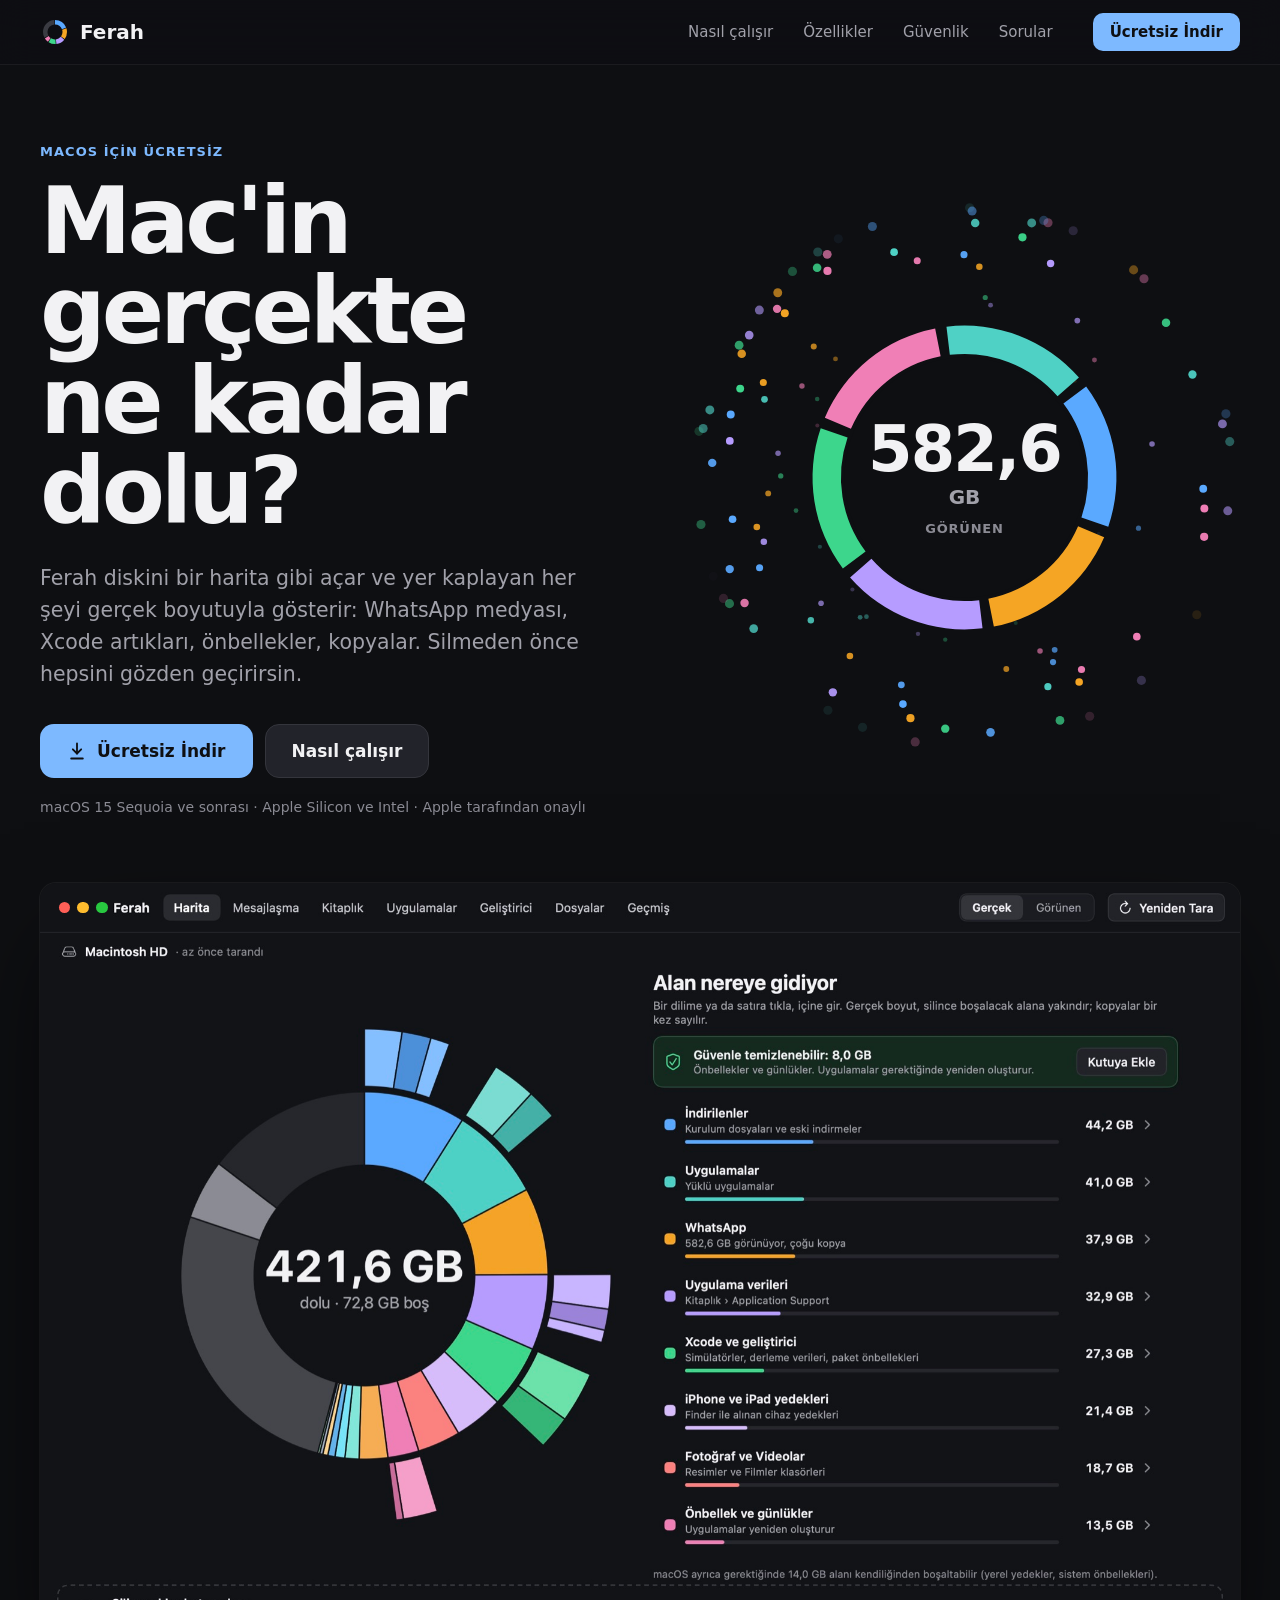
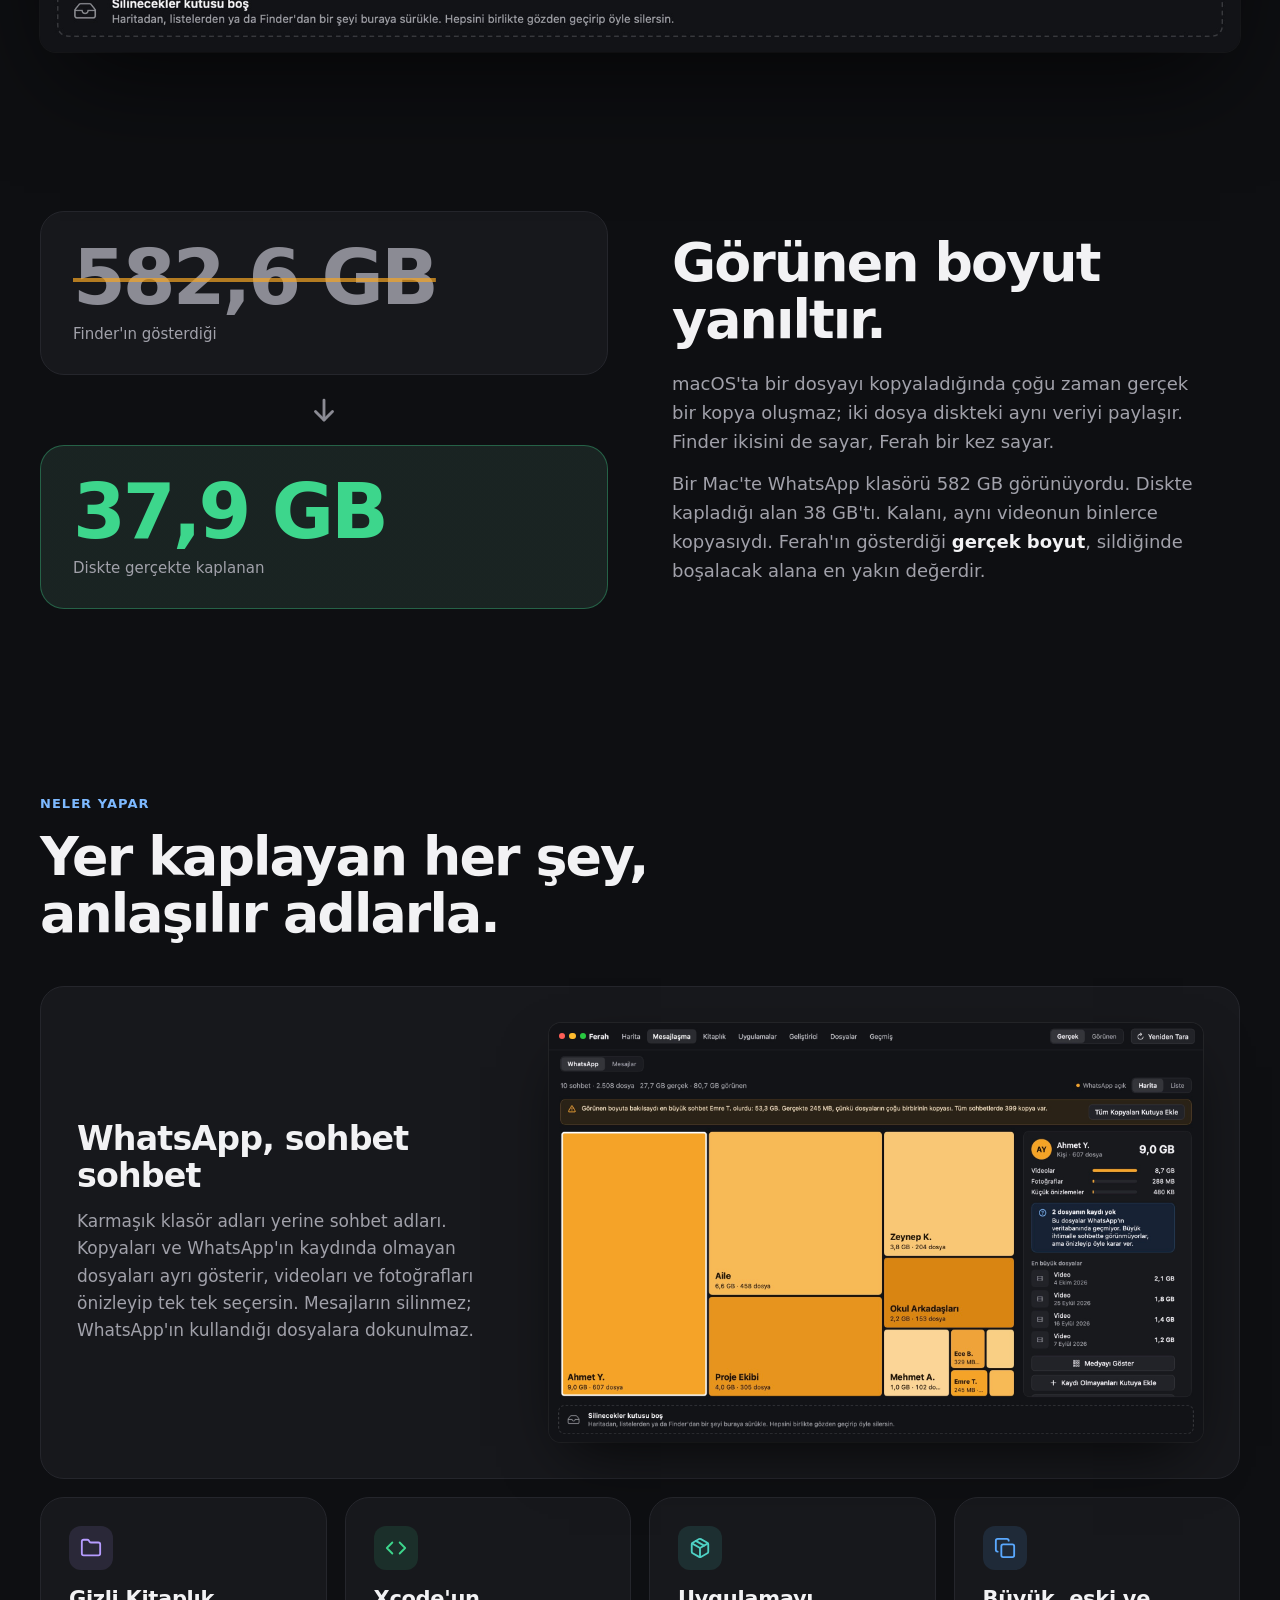
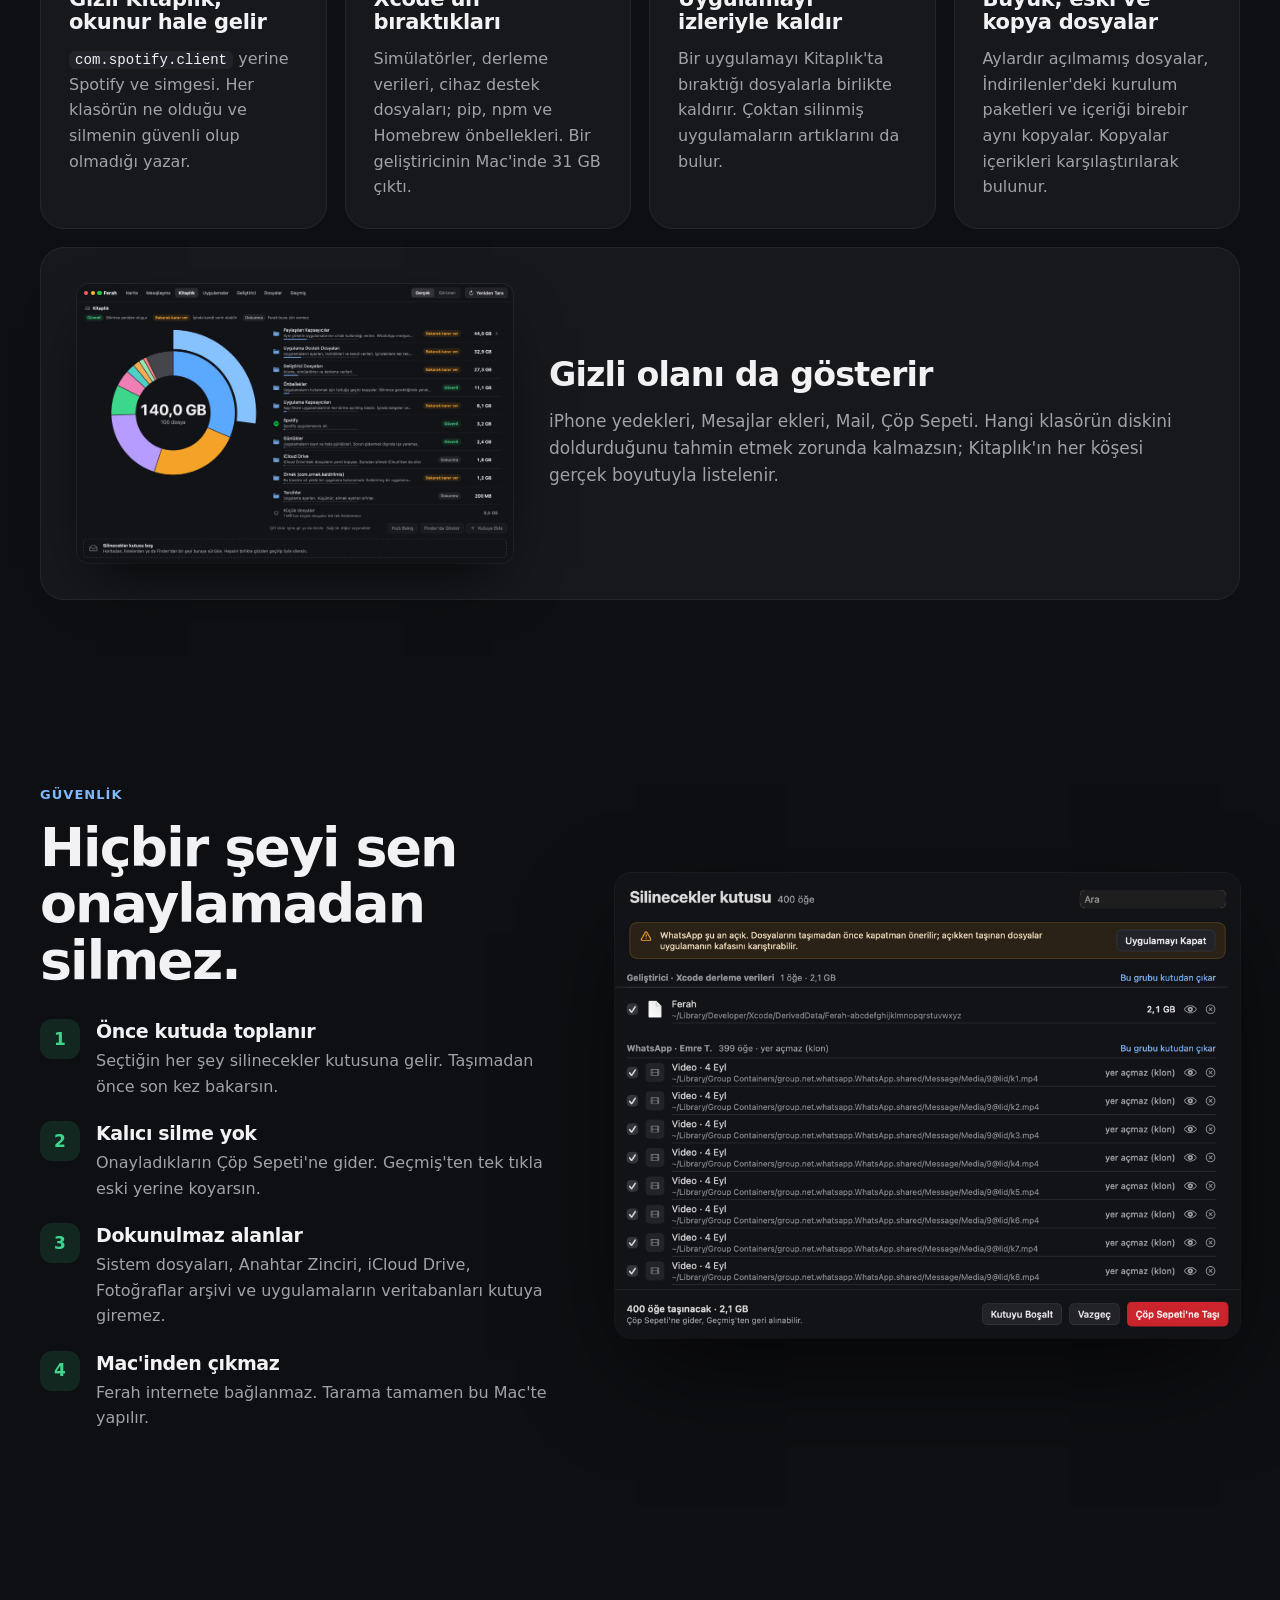
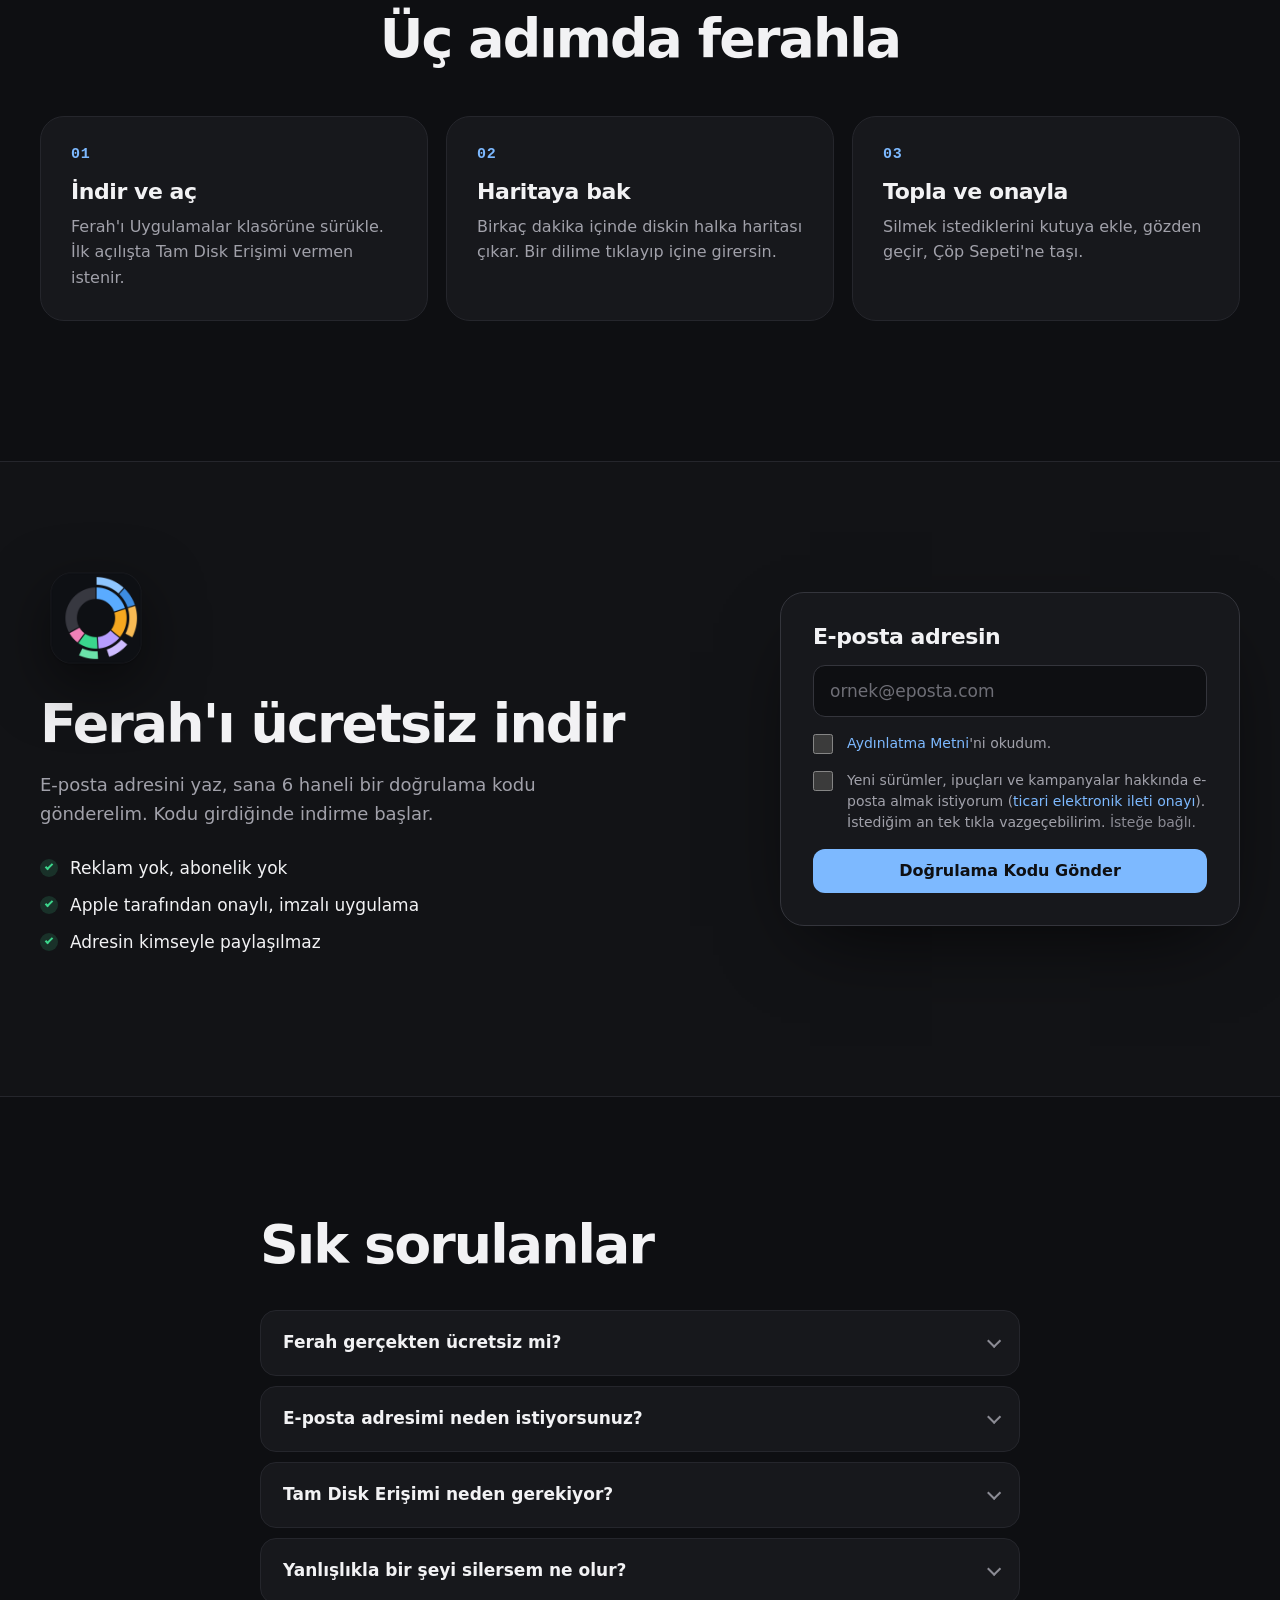
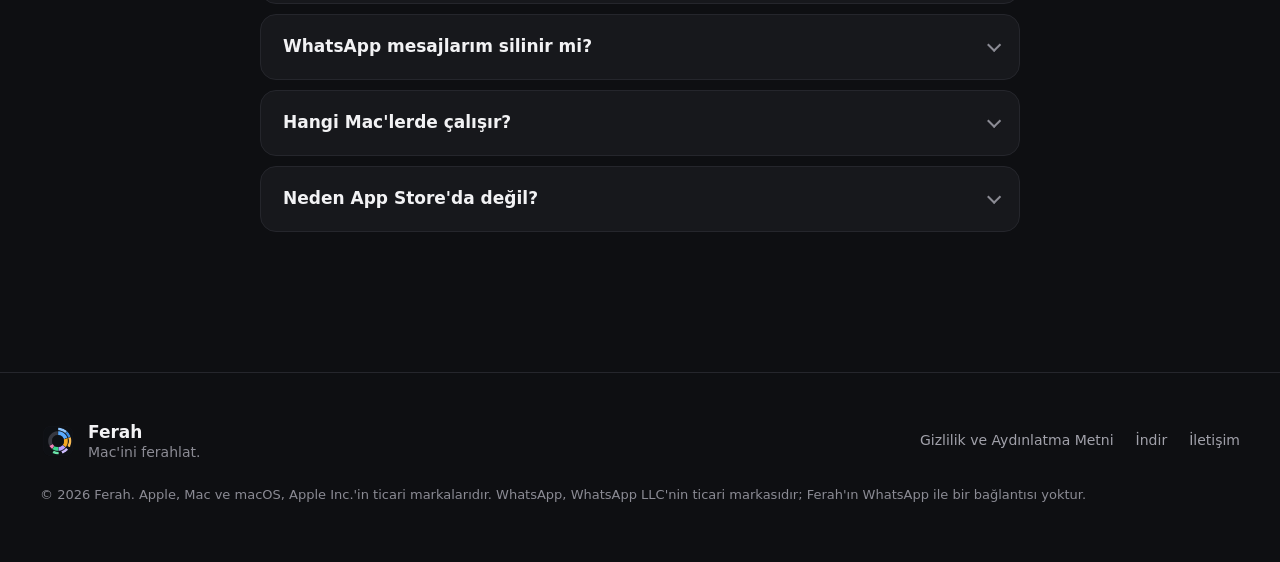
<file: index.html>
<!doctype html>
<html lang="tr">
<head>
<meta charset="utf-8">
<meta name="viewport" content="width=device-width, initial-scale=1">
<title>Ferah · Mac'in gerçekte ne kadar dolu?</title>
<meta name="description" content="Ferah, Mac'indeki yeri gerçek boyutlarla haritalayan ücretsiz temizleyici. WhatsApp medyası, Xcode artıkları, önbellekler ve kopyalar. Hiçbir şey sen onaylamadan silinmez.">
<meta name="theme-color" content="#0E0F12">
<meta property="og:title" content="Ferah · Mac'in gerçekte ne kadar dolu?">
<meta property="og:description" content="Diskini bir harita gibi aç, yer kaplayan her şeyi gerçek boyutuyla gör. Ücretsiz.">
<meta property="og:type" content="website">
<meta property="og:url" content="https://fefekocabas1-cell.github.io/ferah-site/">
<meta property="og:image" content="https://fefekocabas1-cell.github.io/ferah-site/gorseller/paylasim.jpg">
<meta name="twitter:card" content="summary_large_image">
<link rel="canonical" href="https://fefekocabas1-cell.github.io/ferah-site/">
<link rel="icon" type="image/png" href="gorseller/favicon.png">
<link rel="apple-touch-icon" href="gorseller/apple-touch-icon.png">
<link rel="stylesheet" href="stil.css">
<script>document.documentElement.classList.add("js")</script>
<script src="ayarlar.js"></script>
<script src="uygulama.js" defer></script>
</head>
<body>
<a class="atla" href="#icerik">İçeriğe geç</a>

<header class="ust">
  <div class="kap ust-kap">
    <a class="logo" href="#" aria-label="Ferah ana sayfa">
      <svg viewBox="0 0 40 40" aria-hidden="true" class="logo-halka">
        <g transform="rotate(-90 20 20)" fill="none" stroke-width="6">
          <circle cx="20" cy="20" r="13" pathLength="100" stroke="#5AA9FF" stroke-dasharray="19 81"/>
          <circle cx="20" cy="20" r="13" pathLength="100" stroke="#F5A524" stroke-dasharray="15 85" stroke-dashoffset="-20"/>
          <circle cx="20" cy="20" r="13" pathLength="100" stroke="#B69CFF" stroke-dasharray="12 88" stroke-dashoffset="-36"/>
          <circle cx="20" cy="20" r="13" pathLength="100" stroke="#3DD68C" stroke-dasharray="10 90" stroke-dashoffset="-49"/>
          <circle cx="20" cy="20" r="13" pathLength="100" stroke="#F07FB6" stroke-dasharray="6 94" stroke-dashoffset="-60"/>
          <circle cx="20" cy="20" r="13" pathLength="100" stroke="#3A3B42" stroke-dasharray="32 68" stroke-dashoffset="-67"/>
        </g>
      </svg>
      <span>Ferah</span>
    </a>
    <nav aria-label="Ana menü" class="menu">
      <a href="#nasil">Nasıl çalışır</a>
      <a href="#ozellikler">Özellikler</a>
      <a href="#guvenlik">Güvenlik</a>
      <a href="#sss">Sorular</a>
    </nav>
    <a class="dugme birincil kucuk" href="#indir">Ücretsiz İndir</a>
  </div>
</header>

<main id="icerik">

  <!-- Açılış -->
  <section class="acilis">
    <div class="kap acilis-kap">
      <div class="acilis-metin">
        <p class="ust-baslik">macOS için ücretsiz</p>
        <h1>Mac'in gerçekte ne&nbsp;kadar dolu?</h1>
        <p class="giris">Ferah diskini bir harita gibi açar ve yer kaplayan her şeyi gerçek boyutuyla gösterir: WhatsApp medyası, Xcode artıkları, önbellekler, kopyalar. Silmeden önce hepsini gözden geçirirsin.</p>
        <div class="eylemler">
          <a class="dugme birincil buyuk" href="#indir">
            <svg viewBox="0 0 24 24" aria-hidden="true" class="ikon"><path d="M12 3v12"/><path d="m7 10 5 5 5-5"/><path d="M5 21h14"/></svg>
            Ücretsiz İndir
          </a>
          <a class="dugme ikincil buyuk" href="#nasil">Nasıl çalışır</a>
        </div>
        <p class="kucuk-not"><span data-ayar="gereksinim">macOS 15 Sequoia ve sonrası</span> · Apple Silicon ve Intel · Apple tarafından onaylı</p>
      </div>
      <div class="acilis-gorsel" aria-hidden="true">
        <canvas id="akis"></canvas>
        <div class="sayac">
          <span class="sayac-deger" id="sayac-deger">582,6</span>
          <span class="sayac-birim">GB</span>
          <span class="sayac-etiket" id="sayac-etiket">görünen</span>
        </div>
      </div>
    </div>
  </section>

  <!-- Ana ekran görüntüsü -->
  <section class="vitrin" aria-label="Ferah'ın disk haritası">
    <div class="kap">
      <figure class="pencere" data-goster>
        <span class="isiklar" aria-hidden="true"><i></i><i></i><i></i></span>
        <img src="gorseller/01-harita.jpg" width="2000" height="1281"
             alt="Ferah'ın Harita ekranı: diskin halka şeklinde haritası ve sağda İndirilenler, Uygulamalar, WhatsApp gibi kategorilerin gerçek boyutları.">
      </figure>
    </div>
  </section>

  <!-- Gerçek boyut hikâyesi -->
  <section class="hikaye" id="nasil">
    <div class="kap hikaye-kap">
      <div class="rakamlar" data-goster>
        <div class="rakam eski">
          <span class="rakam-deger">582,6&nbsp;GB</span>
          <span class="rakam-etiket">Finder'ın gösterdiği</span>
        </div>
        <svg class="ok" viewBox="0 0 24 24" aria-hidden="true"><path d="M5 12h14"/><path d="m13 6 6 6-6 6"/></svg>
        <div class="rakam yeni">
          <span class="rakam-deger">37,9&nbsp;GB</span>
          <span class="rakam-etiket">Diskte gerçekte kaplanan</span>
        </div>
      </div>
      <div class="hikaye-metin" data-goster>
        <h2>Görünen boyut yanıltır.</h2>
        <p>macOS'ta bir dosyayı kopyaladığında çoğu zaman gerçek bir kopya oluşmaz; iki dosya diskteki aynı veriyi paylaşır. Finder ikisini de sayar, Ferah bir kez sayar.</p>
        <p>Bir Mac'te WhatsApp klasörü 582 GB görünüyordu. Diskte kapladığı alan 38 GB'tı. Kalanı, aynı videonun binlerce kopyasıydı. Ferah'ın gösterdiği <strong>gerçek boyut</strong>, sildiğinde boşalacak alana en yakın değerdir.</p>
      </div>
    </div>
  </section>

  <!-- Özellikler -->
  <section class="ozellikler" id="ozellikler">
    <div class="kap">
      <div class="bolum-basi" data-goster>
        <p class="ust-baslik">Neler yapar</p>
        <h2>Yer kaplayan her şey, anlaşılır adlarla.</h2>
      </div>

      <div class="izgara">
        <article class="kart genis" data-goster>
          <div class="kart-metin">
            <h3>WhatsApp, sohbet sohbet</h3>
            <p>Karmaşık klasör adları yerine sohbet adları. Kopyaları ve WhatsApp'ın kaydında olmayan dosyaları ayrı gösterir, videoları ve fotoğrafları önizleyip tek tek seçersin. Mesajların silinmez; WhatsApp'ın kullandığı dosyalara dokunulmaz.</p>
          </div>
          <figure class="pencere kucuk-pencere">
            <span class="isiklar" aria-hidden="true"><i></i><i></i><i></i></span>
            <img src="gorseller/03-whatsapp.jpg" width="2000" height="1281" loading="lazy"
                 alt="WhatsApp ekranı: sohbetler büyüklüklerine göre kutular halinde, sağda seçili sohbetin video, fotoğraf ve kopya bilgileri.">
          </figure>
        </article>

        <article class="kart" data-goster>
          <div class="kart-ikon mor"><svg viewBox="0 0 24 24" aria-hidden="true"><path d="M20 20a2 2 0 0 0 2-2V8a2 2 0 0 0-2-2h-7.9a2 2 0 0 1-1.69-.9L9.6 3.9A2 2 0 0 0 7.93 3H4a2 2 0 0 0-2 2v13a2 2 0 0 0 2 2Z"/></svg></div>
          <h3>Gizli Kitaplık, okunur hale gelir</h3>
          <p><code>com.spotify.client</code> yerine Spotify ve simgesi. Her klasörün ne olduğu ve silmenin güvenli olup olmadığı yazar.</p>
        </article>

        <article class="kart" data-goster>
          <div class="kart-ikon yesil"><svg viewBox="0 0 24 24" aria-hidden="true"><polyline points="16 18 22 12 16 6"/><polyline points="8 6 2 12 8 18"/></svg></div>
          <h3>Xcode'un bıraktıkları</h3>
          <p>Simülatörler, derleme verileri, cihaz destek dosyaları; pip, npm ve Homebrew önbellekleri. Bir geliştiricinin Mac'inde 31 GB çıktı.</p>
        </article>

        <article class="kart" data-goster>
          <div class="kart-ikon turkuaz"><svg viewBox="0 0 24 24" aria-hidden="true"><path d="m7.5 4.27 9 5.15"/><path d="M21 8a2 2 0 0 0-1-1.73l-7-4a2 2 0 0 0-2 0l-7 4A2 2 0 0 0 3 8v8a2 2 0 0 0 1 1.73l7 4a2 2 0 0 0 2 0l7-4A2 2 0 0 0 21 16Z"/><path d="m3.3 7 8.7 5 8.7-5"/><path d="M12 22V12"/></svg></div>
          <h3>Uygulamayı izleriyle kaldır</h3>
          <p>Bir uygulamayı Kitaplık'ta bıraktığı dosyalarla birlikte kaldırır. Çoktan silinmiş uygulamaların artıklarını da bulur.</p>
        </article>

        <article class="kart" data-goster>
          <div class="kart-ikon mavi"><svg viewBox="0 0 24 24" aria-hidden="true"><rect width="14" height="14" x="8" y="8" rx="2"/><path d="M4 16c-1.1 0-2-.9-2-2V4c0-1.1.9-2 2-2h10c1.1 0 2 .9 2 2"/></svg></div>
          <h3>Büyük, eski ve kopya dosyalar</h3>
          <p>Aylardır açılmamış dosyalar, İndirilenler'deki kurulum paketleri ve içeriği birebir aynı kopyalar. Kopyalar içerikleri karşılaştırılarak bulunur.</p>
        </article>

        <article class="kart genis ters" data-goster>
          <div class="kart-metin">
            <h3>Gizli olanı da gösterir</h3>
            <p>iPhone yedekleri, Mesajlar ekleri, Mail, Çöp Sepeti. Hangi klasörün diskini doldurduğunu tahmin etmek zorunda kalmazsın; Kitaplık'ın her köşesi gerçek boyutuyla listelenir.</p>
          </div>
          <figure class="pencere kucuk-pencere">
            <span class="isiklar" aria-hidden="true"><i></i><i></i><i></i></span>
            <img src="gorseller/05-kitaplik.jpg" width="2000" height="1281" loading="lazy"
                 alt="Kitaplık ekranı: klasörler okunur adlarla, her birinin yanında Güvenli, Bakarak karar ver ya da Dokunma etiketi.">
          </figure>
        </article>
      </div>
    </div>
  </section>

  <!-- Güvenlik -->
  <section class="guvenlik" id="guvenlik">
    <div class="kap guvenlik-kap">
      <div class="guvenlik-metin" data-goster>
        <p class="ust-baslik">Güvenlik</p>
        <h2>Hiçbir şeyi sen onaylamadan silmez.</h2>
        <ol class="ilkeler">
          <li>
            <span class="ilke-no">1</span>
            <div><h3>Önce kutuda toplanır</h3><p>Seçtiğin her şey silinecekler kutusuna gelir. Taşımadan önce son kez bakarsın.</p></div>
          </li>
          <li>
            <span class="ilke-no">2</span>
            <div><h3>Kalıcı silme yok</h3><p>Onayladıkların Çöp Sepeti'ne gider. Geçmiş'ten tek tıkla eski yerine koyarsın.</p></div>
          </li>
          <li>
            <span class="ilke-no">3</span>
            <div><h3>Dokunulmaz alanlar</h3><p>Sistem dosyaları, Anahtar Zinciri, iCloud Drive, Fotoğraflar arşivi ve uygulamaların veritabanları kutuya giremez.</p></div>
          </li>
          <li>
            <span class="ilke-no">4</span>
            <div><h3>Mac'inden çıkmaz</h3><p>Ferah internete bağlanmaz. Tarama tamamen bu Mac'te yapılır.</p></div>
          </li>
        </ol>
      </div>
      <figure class="pencere" data-goster>
        <img src="gorseller/09-kutu.jpg" width="1720" height="1280" loading="lazy"
             alt="Silinecekler kutusu: taşınacak öğeler kaynaklarına göre gruplanmış, her birinin boyutu ve kutudan çıkarma düğmesi.">
      </figure>
    </div>
  </section>

  <!-- Adımlar -->
  <section class="adimlar" aria-labelledby="adimlar-baslik">
    <div class="kap">
      <h2 id="adimlar-baslik" class="ortali" data-goster>Üç adımda ferahla</h2>
      <ol class="adim-listesi">
        <li data-goster><span class="adim-no">01</span><h3>İndir ve aç</h3><p>Ferah'ı Uygulamalar klasörüne sürükle. İlk açılışta Tam Disk Erişimi vermen istenir.</p></li>
        <li data-goster><span class="adim-no">02</span><h3>Haritaya bak</h3><p>Birkaç dakika içinde diskin halka haritası çıkar. Bir dilime tıklayıp içine girersin.</p></li>
        <li data-goster><span class="adim-no">03</span><h3>Topla ve onayla</h3><p>Silmek istediklerini kutuya ekle, gözden geçir, Çöp Sepeti'ne taşı.</p></li>
      </ol>
    </div>
  </section>

  <!-- İndirme -->
  <section class="indir" id="indir">
    <div class="kap indir-kap">
      <div class="indir-metin" data-goster>
        <img src="gorseller/simge-512.png" width="112" height="112" alt="" class="indir-simge">
        <h2>Ferah'ı ücretsiz indir</h2>
        <p>E-posta adresini yaz, sana 6 haneli bir doğrulama kodu gönderelim. Kodu girdiğinde indirme başlar.</p>
        <ul class="tikler">
          <li>Reklam yok, abonelik yok</li>
          <li>Apple tarafından onaylı, imzalı uygulama</li>
          <li>Adresin kimseyle paylaşılmaz</li>
        </ul>
      </div>

      <div class="indir-kart" data-goster>
        <form id="eposta-formu" novalidate>
          <h3 class="form-baslik">E-posta adresin</h3>
          <label class="gorunmez" for="eposta">E-posta adresi</label>
          <input id="eposta" name="eposta" type="email" inputmode="email" autocomplete="email" required placeholder="ornek@eposta.com">
          <div class="tuzak" aria-hidden="true">
            <label for="web">Web siten</label>
            <input id="web" name="web" type="text" tabindex="-1" autocomplete="off">
          </div>
          <label class="onay">
            <input type="checkbox" id="aydinlatma" required>
            <span><a href="gizlilik.html#aydinlatma" target="_blank">Aydınlatma Metni</a>'ni okudum.</span>
          </label>
          <label class="onay">
            <input type="checkbox" id="pazarlama">
            <span>Yeni sürümler, ipuçları ve kampanyalar hakkında e-posta almak istiyorum (<a href="gizlilik.html#ticari-ileti" target="_blank">ticari elektronik ileti onayı</a>). İstediğim an tek tıkla vazgeçebilirim. <em>İsteğe bağlı.</em></span>
          </label>
          <button type="submit" class="dugme birincil genis">Doğrulama Kodu Gönder</button>
          <p class="hata" role="alert"></p>
        </form>

        <form id="kod-formu" novalidate hidden>
          <h3 class="form-baslik">Kodu gir</h3>
          <p class="form-alt"><span id="gonderilen-adres"></span> adresine 6 haneli bir kod gönderdik. Gelen kutunu ve gereksiz klasörünü kontrol et.</p>
          <fieldset class="kod-haneleri">
            <legend class="gorunmez">6 haneli doğrulama kodu</legend>
            <input class="hane" inputmode="numeric" autocomplete="one-time-code" maxlength="6" aria-label="1. hane">
            <input class="hane" inputmode="numeric" maxlength="1" aria-label="2. hane">
            <input class="hane" inputmode="numeric" maxlength="1" aria-label="3. hane">
            <input class="hane" inputmode="numeric" maxlength="1" aria-label="4. hane">
            <input class="hane" inputmode="numeric" maxlength="1" aria-label="5. hane">
            <input class="hane" inputmode="numeric" maxlength="1" aria-label="6. hane">
          </fieldset>
          <button type="submit" class="dugme birincil genis">Doğrula ve İndir</button>
          <p class="hata" role="alert"></p>
          <div class="form-altlik">
            <button type="button" class="baglanti" id="adres-degistir">Adresi değiştir</button>
            <button type="button" class="baglanti" id="yeniden-gonder" disabled>Kodu yeniden gönder</button>
          </div>
        </form>

        <div id="basari" hidden tabindex="-1">
          <div class="basari-ikon" aria-hidden="true"><svg viewBox="0 0 24 24"><path d="M20 6 9 17l-5-5"/></svg></div>
          <h3 class="form-baslik">Doğrulandı, indirme başlıyor</h3>
          <p class="form-alt">Başlamazsa aşağıdaki düğmeyi kullan.</p>
          <a class="dugme birincil genis" id="indirme-baglantisi" href="#">Ferah'ı İndir (DMG)</a>
          <ol class="kurulum">
            <li>İndirilen <strong>Ferah.dmg</strong> dosyasını aç.</li>
            <li>Ferah'ı <strong>Uygulamalar</strong> klasörüne sürükle.</li>
            <li>Ferah'ı aç ve ekrandaki adımlarla Tam Disk Erişimi ver.</li>
          </ol>
        </div>
      </div>
    </div>
  </section>

  <!-- Sorular -->
  <section class="sss" id="sss">
    <div class="kap dar">
      <h2 data-goster>Sık sorulanlar</h2>
      <div class="sorular">
        <details data-goster>
          <summary>Ferah gerçekten ücretsiz mi?</summary>
          <p>Evet. Reklam yok, abonelik yok, gizli bir ücretli sürüm yok.</p>
        </details>
        <details data-goster>
          <summary>E-posta adresimi neden istiyorsunuz?</summary>
          <p>İndirmenin gerçek bir kişiye ulaştığını doğrulamak ve önemli güncellemeleri haber verebilmek için. Kampanya ve ipucu e-postaları yalnızca izin verirsen gönderilir; her e-postadaki bağlantıyla tek tıkla vazgeçebilirsin. Adresin kimseyle paylaşılmaz.</p>
        </details>
        <details data-goster>
          <summary>Tam Disk Erişimi neden gerekiyor?</summary>
          <p>macOS; WhatsApp, Mesajlar, Mail ve iPhone yedekleri gibi klasörleri bu izin olmadan göstermez. Ferah bu erişimle hiçbir veriyi internete göndermez. İzni Sistem Ayarları'ndan istediğin an geri alabilirsin.</p>
        </details>
        <details data-goster>
          <summary>Yanlışlıkla bir şeyi silersem ne olur?</summary>
          <p>Ferah hiçbir şeyi kalıcı olarak silmez. Onayladıkların Çöp Sepeti'ne gider; Geçmiş bölümünden tek tıkla eski yerlerine koyabilirsin.</p>
        </details>
        <details data-goster>
          <summary>WhatsApp mesajlarım silinir mi?</summary>
          <p>Hayır. Yalnızca seçtiğin medya dosyaları Çöp Sepeti'ne taşınır. WhatsApp'ın veritabanına dokunulmaz, yalnızca okunur; WhatsApp'ın kaydında olan dosyalar hiçbir zaman kopya sayılmaz.</p>
        </details>
        <details data-goster>
          <summary>Hangi Mac'lerde çalışır?</summary>
          <p><span data-ayar="gereksinim">macOS 15 Sequoia ve sonrası</span> yüklü, Apple Silicon ya da Intel işlemcili her Mac'te.</p>
        </details>
        <details data-goster>
          <summary>Neden App Store'da değil?</summary>
          <p>App Store'daki uygulamalar korumalı bir alanda çalışır ve WhatsApp, Kitaplık gibi klasörlere erişemez. Ferah'ın asıl işi bu klasörleri göstermek olduğu için doğrudan buradan dağıtılıyor. Uygulama Apple tarafından imzalı ve onaylıdır.</p>
        </details>
      </div>
    </div>
  </section>
</main>

<footer class="alt">
  <div class="kap alt-kap">
    <div class="alt-marka">
      <img src="gorseller/simge-512.png" width="36" height="36" alt="">
      <div>
        <strong>Ferah</strong>
        <span>Mac'ini ferahlat.</span>
      </div>
    </div>
    <nav aria-label="Alt menü" class="alt-menu">
      <a href="gizlilik.html">Gizlilik ve Aydınlatma Metni</a>
      <a href="#indir">İndir</a>
      <a data-iletisim href="#">İletişim</a>
    </nav>
    <p class="telif">© <span id="yil">2026</span> Ferah. Apple, Mac ve macOS, Apple Inc.'in ticari markalarıdır. WhatsApp, WhatsApp LLC'nin ticari markasıdır; Ferah'ın WhatsApp ile bir bağlantısı yoktur.</p>
  </div>
</footer>
</body>
</html>
</file>
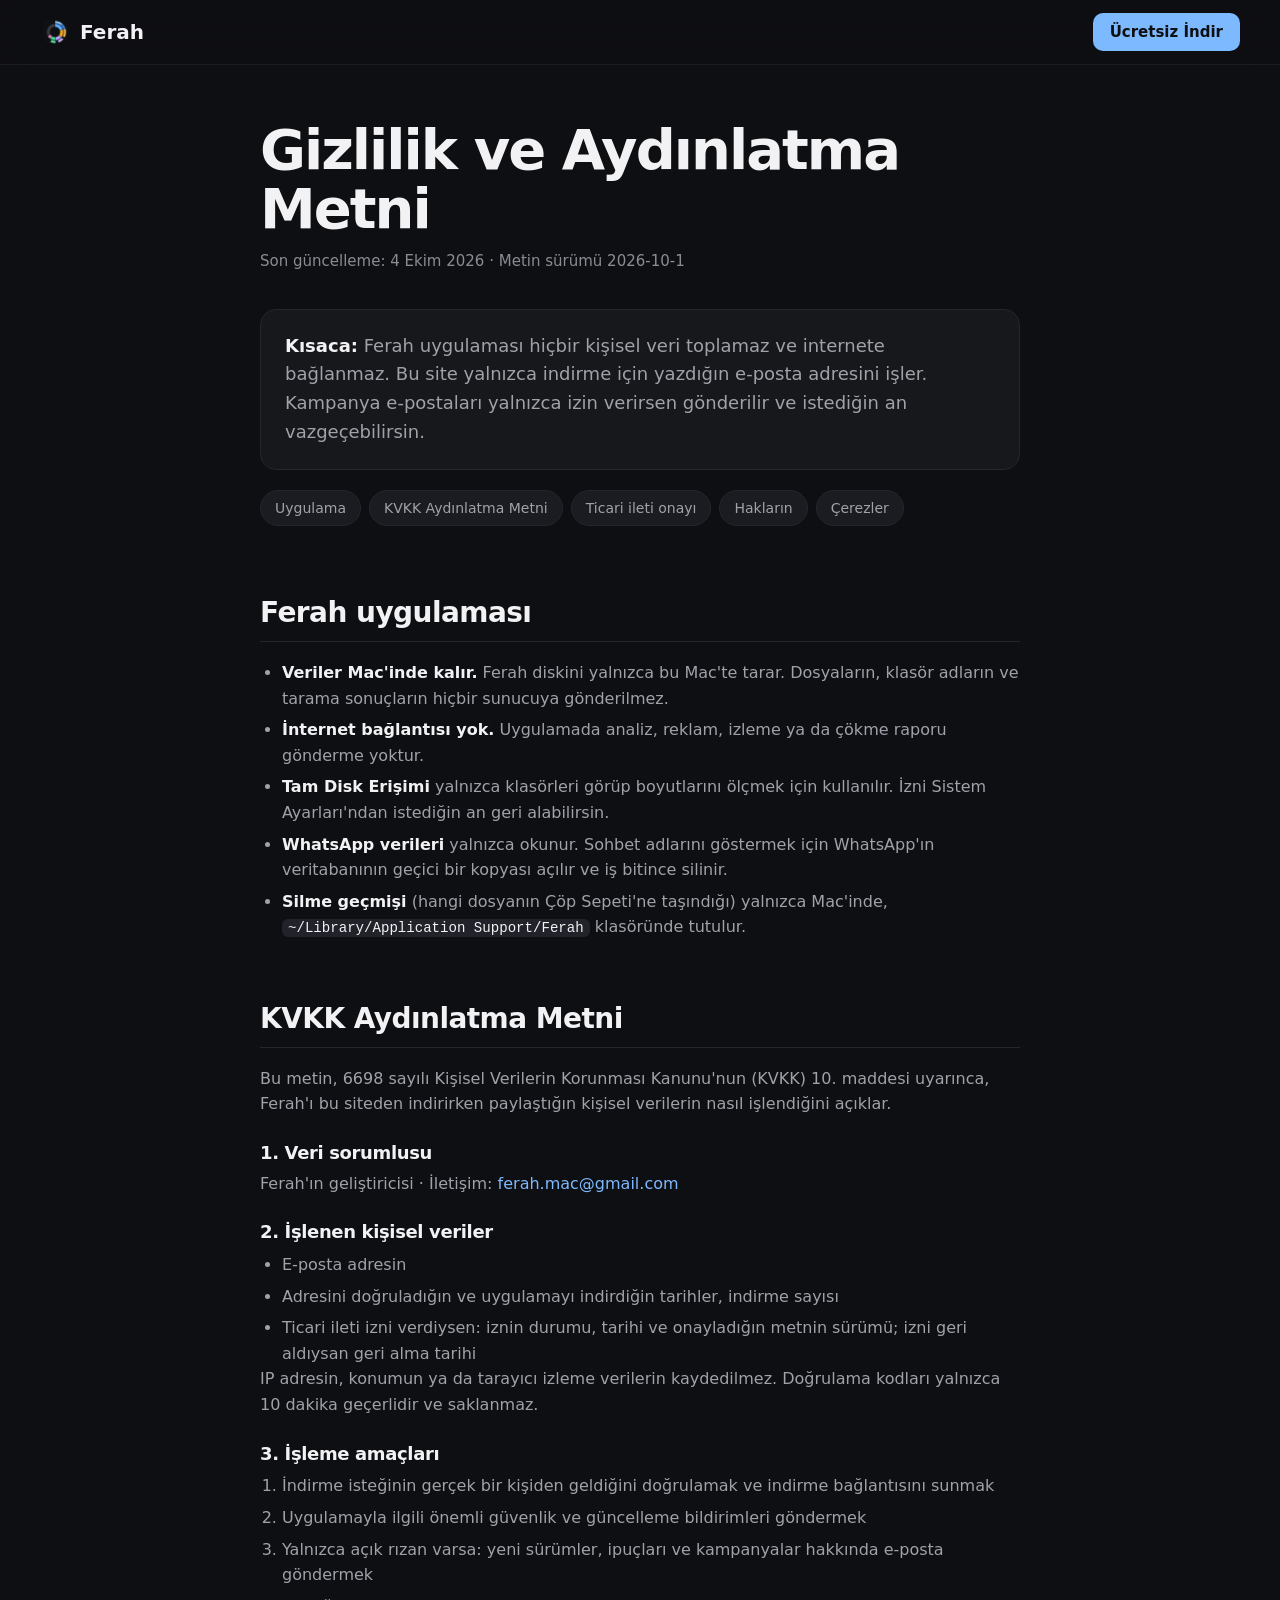
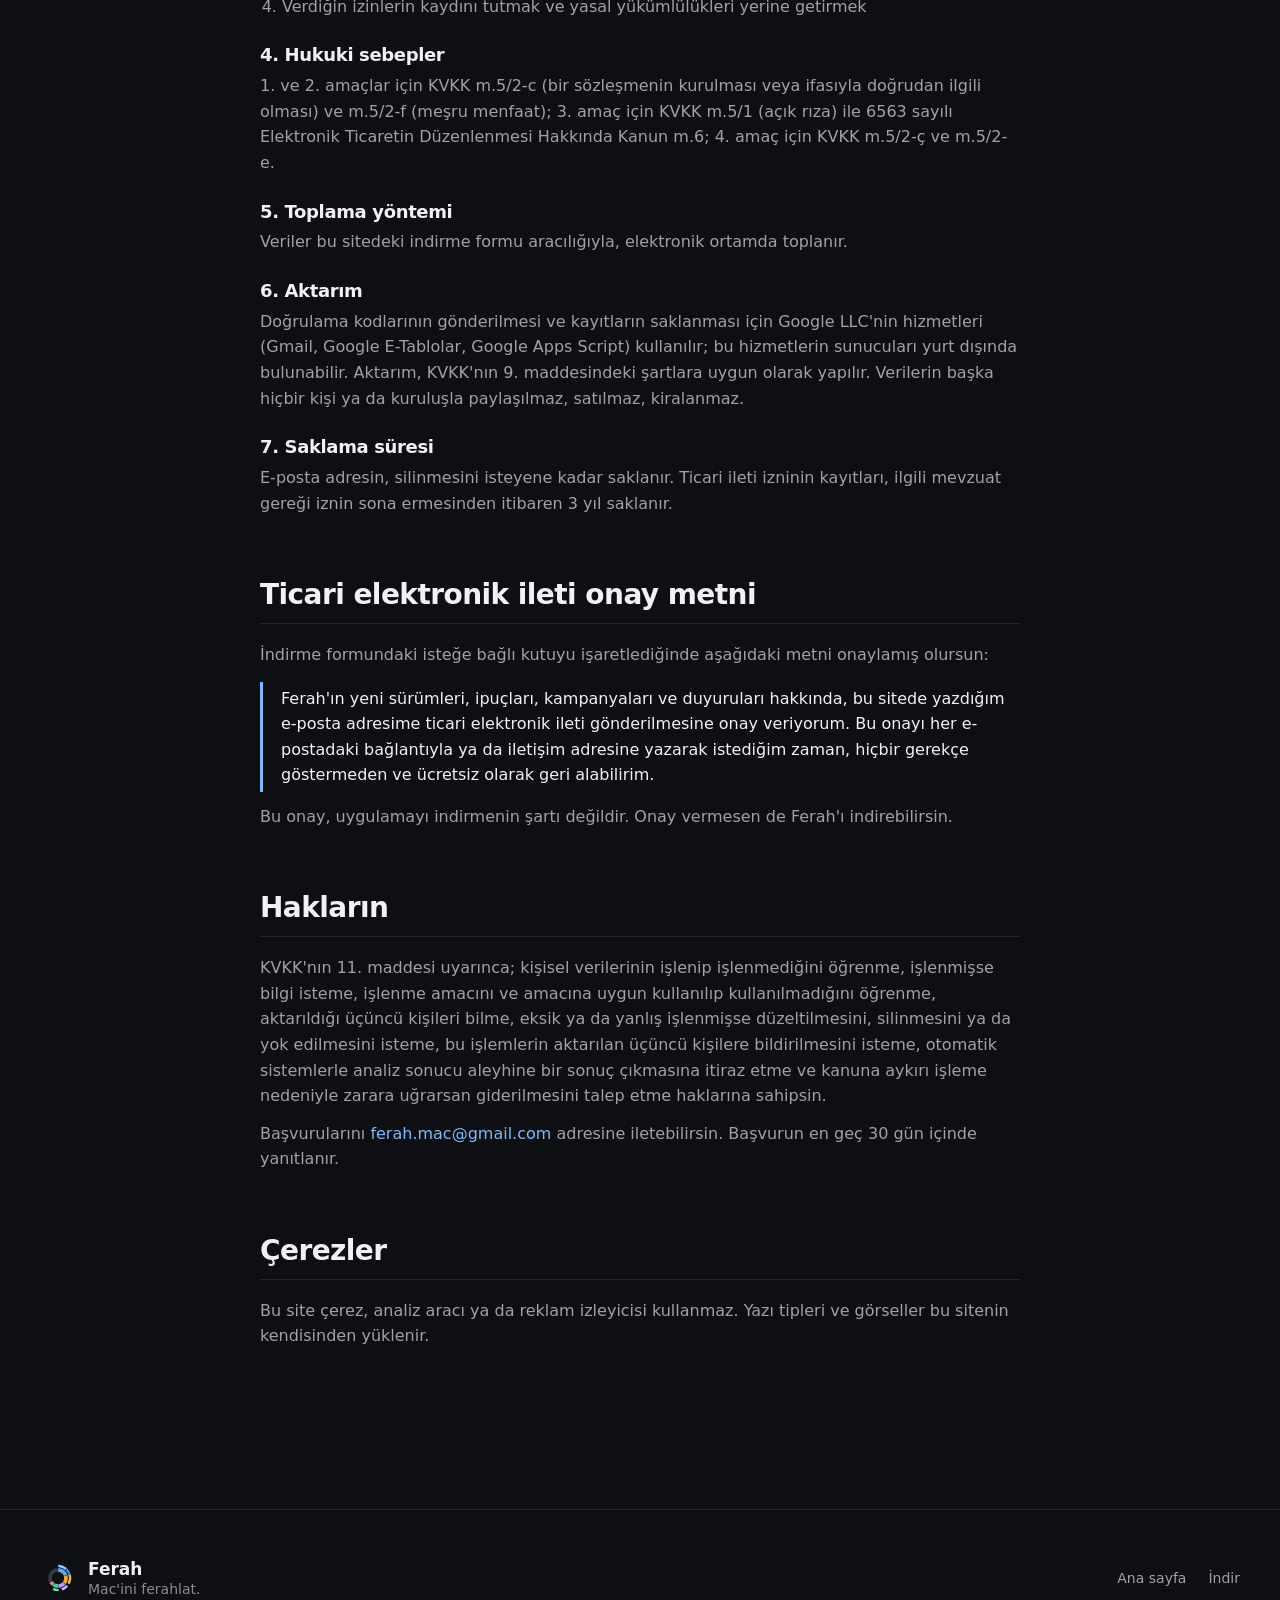
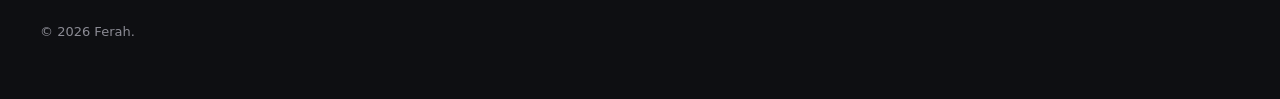
<file: gizlilik.html>
<!doctype html>
<html lang="tr">
<head>
<meta charset="utf-8">
<meta name="viewport" content="width=device-width, initial-scale=1">
<title>Gizlilik ve Aydınlatma Metni · Ferah</title>
<meta name="description" content="Ferah uygulamasının ve sitesinin gizlilik politikası, KVKK aydınlatma metni ve ticari elektronik ileti onay metni.">
<meta name="theme-color" content="#0E0F12">
<link rel="icon" type="image/png" href="gorseller/favicon.png">
<link rel="stylesheet" href="stil.css">
<script>document.documentElement.classList.add("js")</script>
<script src="ayarlar.js"></script>
<script src="uygulama.js" defer></script>
<style>
  .yasal { padding: 56px 0 120px; }
  .yasal h1 { font: 800 clamp(36px, 5vw, 56px)/1.05 var(--yazi); letter-spacing: -0.035em; margin-bottom: 10px; }
  .yasal .tarih { color: var(--soluk); font-size: 15px; margin-bottom: 36px; }
  .yasal .ozet { background: var(--panel); border: 1px solid var(--kenar); border-radius: var(--r-o); padding: 22px 24px; font-size: 18px; margin-bottom: 20px; }
  .yasal nav.icindekiler { display: flex; flex-wrap: wrap; gap: 8px; margin-bottom: 48px; }
  .yasal nav.icindekiler a { background: var(--kart); border: 1px solid var(--kenar); border-radius: 999px; padding: 6px 14px; font-size: 14px; color: var(--ikincil); }
  .yasal nav.icindekiler a:hover { color: var(--metin); text-decoration: none; border-color: var(--kenar-guclu); }
  .yasal section { padding-top: 24px; margin-bottom: 40px; scroll-margin-top: 80px; }
  .yasal h2 { font-size: 28px; letter-spacing: -0.02em; margin-bottom: 18px; padding-bottom: 12px; border-bottom: 1px solid var(--kenar); }
  .yasal h3 { font-size: 18px; margin: 26px 0 8px; }
  .yasal p, .yasal li { color: var(--ikincil); font-size: 16px; }
  .yasal p + p { margin-top: 12px; }
  .yasal ul, .yasal ol { padding-left: 22px; display: grid; gap: 6px; margin: 10px 0 0; }
  .yasal strong { color: var(--metin); }
  .yasal .alinti { border-left: 3px solid var(--vurgu); padding: 4px 0 4px 18px; margin-top: 14px; color: var(--metin); }
  .doldur { color: var(--uyari); }
</style>
</head>
<body>
<a class="atla" href="#icerik">İçeriğe geç</a>
<header class="ust">
  <div class="kap ust-kap">
    <a class="logo" href="index.html" aria-label="Ferah ana sayfa">
      <img src="gorseller/simge-512.png" width="30" height="30" alt="">
      <span>Ferah</span>
    </a>
    <a class="dugme birincil kucuk" href="index.html#indir" style="margin-left:auto">Ücretsiz İndir</a>
  </div>
</header>

<main id="icerik" class="yasal">
  <div class="kap dar">
    <h1>Gizlilik ve Aydınlatma Metni</h1>
    <p class="tarih">Son güncelleme: 4 Ekim 2026 · Metin sürümü 2026-10-1</p>

    <p class="ozet"><strong>Kısaca:</strong> Ferah uygulaması hiçbir kişisel veri toplamaz ve internete bağlanmaz. Bu site yalnızca indirme için yazdığın e-posta adresini işler. Kampanya e-postaları yalnızca izin verirsen gönderilir ve istediğin an vazgeçebilirsin.</p>

    <nav class="icindekiler" aria-label="Bu sayfada">
      <a href="#uygulama">Uygulama</a>
      <a href="#aydinlatma">KVKK Aydınlatma Metni</a>
      <a href="#ticari-ileti">Ticari ileti onayı</a>
      <a href="#haklar">Hakların</a>
      <a href="#cerez">Çerezler</a>
    </nav>

    <section id="uygulama">
      <h2>Ferah uygulaması</h2>
      <ul>
        <li><strong>Veriler Mac'inde kalır.</strong> Ferah diskini yalnızca bu Mac'te tarar. Dosyaların, klasör adların ve tarama sonuçların hiçbir sunucuya gönderilmez.</li>
        <li><strong>İnternet bağlantısı yok.</strong> Uygulamada analiz, reklam, izleme ya da çökme raporu gönderme yoktur.</li>
        <li><strong>Tam Disk Erişimi</strong> yalnızca klasörleri görüp boyutlarını ölçmek için kullanılır. İzni Sistem Ayarları'ndan istediğin an geri alabilirsin.</li>
        <li><strong>WhatsApp verileri</strong> yalnızca okunur. Sohbet adlarını göstermek için WhatsApp'ın veritabanının geçici bir kopyası açılır ve iş bitince silinir.</li>
        <li><strong>Silme geçmişi</strong> (hangi dosyanın Çöp Sepeti'ne taşındığı) yalnızca Mac'inde, <code>~/Library/Application Support/Ferah</code> klasöründe tutulur.</li>
      </ul>
    </section>

    <section id="aydinlatma">
      <h2>KVKK Aydınlatma Metni</h2>
      <p>Bu metin, 6698 sayılı Kişisel Verilerin Korunması Kanunu'nun (KVKK) 10. maddesi uyarınca, Ferah'ı bu siteden indirirken paylaştığın kişisel verilerin nasıl işlendiğini açıklar.</p>

      <h3>1. Veri sorumlusu</h3>
      <p>Ferah'ın geliştiricisi · İletişim: <a data-iletisim="metin" href="mailto:ferah.mac@gmail.com">ferah.mac@gmail.com</a></p>

      <h3>2. İşlenen kişisel veriler</h3>
      <ul>
        <li>E-posta adresin</li>
        <li>Adresini doğruladığın ve uygulamayı indirdiğin tarihler, indirme sayısı</li>
        <li>Ticari ileti izni verdiysen: iznin durumu, tarihi ve onayladığın metnin sürümü; izni geri aldıysan geri alma tarihi</li>
      </ul>
      <p>IP adresin, konumun ya da tarayıcı izleme verilerin kaydedilmez. Doğrulama kodları yalnızca 10 dakika geçerlidir ve saklanmaz.</p>

      <h3>3. İşleme amaçları</h3>
      <ol>
        <li>İndirme isteğinin gerçek bir kişiden geldiğini doğrulamak ve indirme bağlantısını sunmak</li>
        <li>Uygulamayla ilgili önemli güvenlik ve güncelleme bildirimleri göndermek</li>
        <li>Yalnızca açık rızan varsa: yeni sürümler, ipuçları ve kampanyalar hakkında e-posta göndermek</li>
        <li>Verdiğin izinlerin kaydını tutmak ve yasal yükümlülükleri yerine getirmek</li>
      </ol>

      <h3>4. Hukuki sebepler</h3>
      <p>1. ve 2. amaçlar için KVKK m.5/2-c (bir sözleşmenin kurulması veya ifasıyla doğrudan ilgili olması) ve m.5/2-f (meşru menfaat); 3. amaç için KVKK m.5/1 (açık rıza) ile 6563 sayılı Elektronik Ticaretin Düzenlenmesi Hakkında Kanun m.6; 4. amaç için KVKK m.5/2-ç ve m.5/2-e.</p>

      <h3>5. Toplama yöntemi</h3>
      <p>Veriler bu sitedeki indirme formu aracılığıyla, elektronik ortamda toplanır.</p>

      <h3>6. Aktarım</h3>
      <p>Doğrulama kodlarının gönderilmesi ve kayıtların saklanması için Google LLC'nin hizmetleri (Gmail, Google E-Tablolar, Google Apps Script) kullanılır; bu hizmetlerin sunucuları yurt dışında bulunabilir. Aktarım, KVKK'nın 9. maddesindeki şartlara uygun olarak yapılır. Verilerin başka hiçbir kişi ya da kuruluşla paylaşılmaz, satılmaz, kiralanmaz.</p>

      <h3>7. Saklama süresi</h3>
      <p>E-posta adresin, silinmesini isteyene kadar saklanır. Ticari ileti izninin kayıtları, ilgili mevzuat gereği iznin sona ermesinden itibaren 3 yıl saklanır.</p>
    </section>

    <section id="ticari-ileti">
      <h2>Ticari elektronik ileti onay metni</h2>
      <p>İndirme formundaki isteğe bağlı kutuyu işaretlediğinde aşağıdaki metni onaylamış olursun:</p>
      <p class="alinti">Ferah'ın yeni sürümleri, ipuçları, kampanyaları ve duyuruları hakkında, bu sitede yazdığım e-posta adresime ticari elektronik ileti gönderilmesine onay veriyorum. Bu onayı her e-postadaki bağlantıyla ya da iletişim adresine yazarak istediğim zaman, hiçbir gerekçe göstermeden ve ücretsiz olarak geri alabilirim.</p>
      <p>Bu onay, uygulamayı indirmenin şartı değildir. Onay vermesen de Ferah'ı indirebilirsin.</p>
    </section>

    <section id="haklar">
      <h2>Hakların</h2>
      <p>KVKK'nın 11. maddesi uyarınca; kişisel verilerinin işlenip işlenmediğini öğrenme, işlenmişse bilgi isteme, işlenme amacını ve amacına uygun kullanılıp kullanılmadığını öğrenme, aktarıldığı üçüncü kişileri bilme, eksik ya da yanlış işlenmişse düzeltilmesini, silinmesini ya da yok edilmesini isteme, bu işlemlerin aktarılan üçüncü kişilere bildirilmesini isteme, otomatik sistemlerle analiz sonucu aleyhine bir sonuç çıkmasına itiraz etme ve kanuna aykırı işleme nedeniyle zarara uğrarsan giderilmesini talep etme haklarına sahipsin.</p>
      <p>Başvurularını <a data-iletisim="metin" href="mailto:ferah.mac@gmail.com">ferah.mac@gmail.com</a> adresine iletebilirsin. Başvurun en geç 30 gün içinde yanıtlanır.</p>
    </section>

    <section id="cerez">
      <h2>Çerezler</h2>
      <p>Bu site çerez, analiz aracı ya da reklam izleyicisi kullanmaz. Yazı tipleri ve görseller bu sitenin kendisinden yüklenir.</p>
    </section>
  </div>
</main>

<footer class="alt">
  <div class="kap alt-kap">
    <div class="alt-marka">
      <img src="gorseller/simge-512.png" width="36" height="36" alt="">
      <div><strong>Ferah</strong><span>Mac'ini ferahlat.</span></div>
    </div>
    <nav aria-label="Alt menü" class="alt-menu">
      <a href="index.html">Ana sayfa</a>
      <a href="index.html#indir">İndir</a>
    </nav>
    <p class="telif">© <span id="yil">2026</span> Ferah.</p>
  </div>
</footer>
</body>
</html>
</file>
<file: stil.css>
/* Ferah · site. Renkler uygulamanın Tema'sıyla aynı. */
:root {
  color-scheme: dark;
  --zemin: #0E0F12;
  --zemin-2: #121316;
  --panel: #17181C;
  --kart: #1B1C21;
  --kart-acik: #22232A;
  --kenar: #25262C;
  --kenar-guclu: #34353C;

  --metin: #F2F2F4;
  --ikincil: #A1A1AA;
  --soluk: #8B8B94;

  --vurgu: #7DB9FF;
  --vurgu-acik: #A9D0FF;
  --guvenli: #3DD68C;
  --uyari: #F5A524;
  --hata: #FF8A8F;

  --mavi: #5AA9FF;
  --kehribar: #F5A524;
  --mor: #B69CFF;
  --yesil: #3DD68C;
  --pembe: #F07FB6;
  --turkuaz: #4FD1C5;

  --yazi: -apple-system, BlinkMacSystemFont, "SF Pro Text", "Segoe UI", system-ui, sans-serif;
  --yazi-yuvarlak: ui-rounded, "SF Pro Rounded", -apple-system, BlinkMacSystemFont, system-ui, sans-serif;
  --yazi-es: ui-monospace, "SF Mono", Menlo, Consolas, monospace;

  --r-k: 10px;
  --r-o: 16px;
  --r-b: 24px;
  --golge: 0 40px 100px -20px rgba(0, 0, 0, 0.7), 0 0 0 1px rgba(255, 255, 255, 0.06);
  --gecis: 180ms cubic-bezier(0.2, 0.7, 0.2, 1);
}

*, *::before, *::after { box-sizing: border-box; }
html { scroll-behavior: smooth; -webkit-text-size-adjust: 100%; }
body {
  margin: 0;
  background: var(--zemin);
  color: var(--metin);
  font: 17px/1.6 var(--yazi);
  -webkit-font-smoothing: antialiased;
  overflow-x: hidden;
}
img { max-width: 100%; height: auto; display: block; }
a { color: var(--vurgu); text-decoration: none; }
a:hover { color: var(--vurgu-acik); text-decoration: underline; text-underline-offset: 3px; }
:focus-visible { outline: 3px solid var(--vurgu); outline-offset: 3px; border-radius: 6px; }
h1, h2, h3 { margin: 0; letter-spacing: -0.02em; line-height: 1.1; }
p { margin: 0; }
code { font-family: var(--yazi-es); font-size: 0.88em; color: var(--metin); background: var(--kart-acik); padding: 1px 6px; border-radius: 6px; }

.kap { width: min(1200px, 100% - 48px); margin-inline: auto; }
.kap.dar { width: min(760px, 100% - 48px); }
.gorunmez { position: absolute; width: 1px; height: 1px; overflow: hidden; clip: rect(0 0 0 0); white-space: nowrap; }
.ortali { text-align: center; }

.atla { position: absolute; left: 16px; top: -60px; z-index: 100; background: var(--vurgu); color: var(--zemin); padding: 10px 14px; border-radius: 8px; font-weight: 600; }
.atla:focus { top: 12px; }

.ust-baslik {
  display: inline-block;
  font-size: 13px;
  font-weight: 600;
  letter-spacing: 0.08em;
  text-transform: uppercase;
  color: var(--vurgu);
  margin-bottom: 14px;
}

/* Düğmeler */
.dugme {
  display: inline-flex; align-items: center; justify-content: center; gap: 10px;
  min-height: 44px; padding: 0 20px;
  border-radius: 12px; border: 1px solid transparent;
  font: 600 16px/1 var(--yazi); cursor: pointer;
  transition: background var(--gecis), border-color var(--gecis), transform var(--gecis), color var(--gecis);
  text-decoration: none !important;
}
.dugme .ikon { width: 20px; height: 20px; fill: none; stroke: currentColor; stroke-width: 2.2; stroke-linecap: round; stroke-linejoin: round; }
.dugme.birincil { background: var(--vurgu); color: var(--zemin); }
.dugme.birincil:hover { background: var(--vurgu-acik); color: var(--zemin); }
.dugme.birincil:active { transform: translateY(1px); }
.dugme.ikincil { background: var(--kart-acik); color: var(--metin); border-color: var(--kenar-guclu); }
.dugme.ikincil:hover { background: #2C2D34; color: var(--metin); }
.dugme.buyuk { min-height: 54px; padding: 0 26px; font-size: 17px; border-radius: 14px; }
.dugme.kucuk { min-height: 38px; padding: 0 16px; font-size: 15px; border-radius: 10px; }
.dugme.genis { width: 100%; }
.dugme[disabled], .dugme[aria-busy="true"] { opacity: 0.6; cursor: progress; }
.dugme .donen { width: 16px; height: 16px; border: 2px solid currentColor; border-right-color: transparent; border-radius: 50%; animation: don 0.8s linear infinite; }
@keyframes don { to { transform: rotate(360deg); } }

.baglanti { background: none; border: 0; padding: 6px 2px; font: inherit; font-size: 14px; color: var(--vurgu); cursor: pointer; }
.baglanti:hover { color: var(--vurgu-acik); text-decoration: underline; text-underline-offset: 3px; }
.baglanti[disabled] { color: var(--soluk); cursor: default; text-decoration: none; }

/* Yerel deneme modu */
.deneme-serit { background: #3A2A0E; color: #FFE2A8; border-bottom: 1px solid #6B4A12; padding: 10px 24px; font-size: 14px; text-align: center; }
.deneme-kodu { background: #3A2A0E; color: #FFE2A8; border: 1px solid #6B4A12; border-radius: 10px; padding: 10px 14px; font: 600 15px var(--yazi-es); }

/* Üst çubuk */
.ust {
  position: sticky; top: 0; z-index: 50;
  background: rgba(14, 15, 18, 0.72);
  backdrop-filter: saturate(160%) blur(16px);
  -webkit-backdrop-filter: saturate(160%) blur(16px);
  border-bottom: 1px solid rgba(255, 255, 255, 0.06);
}
.ust-kap { display: flex; align-items: center; gap: 28px; height: 64px; }
.logo { display: inline-flex; align-items: center; gap: 10px; color: var(--metin); font: 700 20px/1 var(--yazi-yuvarlak); }
.logo:hover { color: var(--metin); text-decoration: none; }
.logo-halka { width: 30px; height: 30px; }
.menu { display: flex; gap: 6px; margin-left: auto; }
.menu a { color: var(--ikincil); font-size: 15px; padding: 8px 12px; border-radius: 8px; }
.menu a:hover { color: var(--metin); background: var(--kart); text-decoration: none; }

/* Açılış */
.acilis { position: relative; padding: 72px 0 24px; overflow: hidden; }
.acilis-kap { display: grid; grid-template-columns: minmax(0, 1.05fr) minmax(0, 0.95fr); align-items: center; gap: 40px; }
.acilis h1 {
  font: 800 clamp(48px, 7.4vw, 92px)/0.98 var(--yazi);
  letter-spacing: -0.045em;
  margin-bottom: 26px;
}
.giris { font-size: clamp(18px, 1.6vw, 21px); color: var(--ikincil); max-width: 560px; line-height: 1.55; }
.eylemler { display: flex; flex-wrap: wrap; gap: 12px; margin: 34px 0 18px; }
.kucuk-not { font-size: 14px; color: var(--soluk); }

.acilis-gorsel { position: relative; aspect-ratio: 1; width: 100%; max-width: 560px; justify-self: center; }
.acilis-gorsel canvas { position: absolute; inset: 0; width: 100%; height: 100%; }
.sayac {
  position: absolute; inset: 0;
  display: grid; place-content: center; justify-items: center;
  text-align: center;
  font-variant-numeric: tabular-nums;
}
.sayac-deger { font: 800 clamp(40px, 5.2vw, 64px)/1 var(--yazi); letter-spacing: -0.03em; }
.sayac-birim { font: 700 20px/1.2 var(--yazi); color: var(--ikincil); margin-top: 4px; }
.sayac-etiket {
  margin-top: 10px; font-size: 13px; font-weight: 600; letter-spacing: 0.06em; text-transform: uppercase;
  color: var(--soluk); transition: color 400ms ease;
}
.sayac-etiket.gercek { color: var(--guvenli); }

/* Pencere çerçevesi */
.pencere {
  position: relative; margin: 0;
  border-radius: var(--r-o);
  overflow: hidden;
  background: var(--zemin-2);
  box-shadow: var(--golge);
  container-type: inline-size;
}
.pencere img { width: 100%; }
.isiklar { position: absolute; top: 1.55cqw; left: 1.55cqw; display: flex; gap: 0.62cqw; z-index: 1; }
.isiklar i { width: 0.95cqw; height: 0.95cqw; border-radius: 50%; background: #FF5F57; }
.isiklar i:nth-child(2) { background: #FEBC2E; }
.isiklar i:nth-child(3) { background: #28C840; }

.vitrin { padding: 40px 0 120px; }
.js .vitrin .pencere { transform: perspective(2200px) rotateX(6deg); transform-origin: top center; }
.js .vitrin .pencere.gorundu { transform: perspective(2200px) rotateX(0); }

/* Hikâye */
.hikaye { padding: 40px 0 140px; }
.hikaye-kap { display: grid; grid-template-columns: minmax(0, 1fr) minmax(0, 1fr); gap: 64px; align-items: center; }
.rakamlar { display: grid; gap: 18px; }
.rakam { display: grid; gap: 6px; padding: 28px 32px; border-radius: var(--r-b); border: 1px solid var(--kenar); background: var(--panel); }
.rakam-deger { font: 800 clamp(44px, 6vw, 76px)/1 var(--yazi); letter-spacing: -0.04em; font-variant-numeric: tabular-nums; }
.rakam-etiket { color: var(--ikincil); font-size: 15px; }
.rakam.eski .rakam-deger { color: var(--soluk); text-decoration: line-through; text-decoration-thickness: 4px; text-decoration-color: rgba(245, 165, 36, 0.7); }
.rakam.yeni { border-color: rgba(61, 214, 140, 0.35); background: linear-gradient(0deg, rgba(61, 214, 140, 0.06), rgba(61, 214, 140, 0.06)), var(--panel); }
.rakam.yeni .rakam-deger { color: var(--guvenli); }
.ok { width: 34px; height: 34px; justify-self: center; transform: rotate(90deg); fill: none; stroke: var(--soluk); stroke-width: 2; stroke-linecap: round; stroke-linejoin: round; }
.hikaye-metin h2, .bolum-basi h2, .guvenlik h2, .adimlar h2, .sss h2, .indir h2 {
  font: 800 clamp(34px, 4.2vw, 54px)/1.05 var(--yazi);
  letter-spacing: -0.035em;
}
.hikaye-metin h2 { margin-bottom: 22px; }
.hikaye-metin p { color: var(--ikincil); font-size: 18px; margin-top: 14px; max-width: 540px; }
.hikaye-metin strong { color: var(--metin); }

/* Özellikler */
.ozellikler { padding: 40px 0 140px; }
.bolum-basi { max-width: 760px; margin-bottom: 44px; }
.izgara { display: grid; grid-template-columns: repeat(4, minmax(0, 1fr)); gap: 18px; }
.kart {
  background: var(--panel);
  border: 1px solid var(--kenar);
  border-radius: var(--r-b);
  padding: 28px;
  display: flex; flex-direction: column; gap: 12px;
  transition: border-color var(--gecis), transform var(--gecis);
}
.kart:hover { border-color: var(--kenar-guclu); }
.kart h3 { font-size: 21px; letter-spacing: -0.015em; }
.kart p { color: var(--ikincil); font-size: 16px; }
.kart.genis { grid-column: span 4; display: grid; grid-template-columns: minmax(0, 0.8fr) minmax(0, 1.2fr); gap: 36px; align-items: center; padding: 36px; }
.kart.genis h3 { font-size: clamp(26px, 2.6vw, 34px); letter-spacing: -0.025em; margin-bottom: 14px; }
.kart.genis p { font-size: 17px; }
.kart.ters .kart-metin { order: 2; }
.kucuk-pencere { border-radius: 12px; box-shadow: 0 24px 60px -20px rgba(0, 0, 0, 0.8), 0 0 0 1px rgba(255, 255, 255, 0.06); }
.kart-ikon { width: 44px; height: 44px; border-radius: 12px; display: grid; place-items: center; margin-bottom: 6px; }
.kart-ikon svg { width: 22px; height: 22px; fill: none; stroke: currentColor; stroke-width: 2; stroke-linecap: round; stroke-linejoin: round; }
.kart-ikon.mor { color: var(--mor); background: rgba(182, 156, 255, 0.12); }
.kart-ikon.yesil { color: var(--yesil); background: rgba(61, 214, 140, 0.12); }
.kart-ikon.turkuaz { color: var(--turkuaz); background: rgba(79, 209, 197, 0.12); }
.kart-ikon.mavi { color: var(--mavi); background: rgba(90, 169, 255, 0.12); }

/* Güvenlik */
.guvenlik { padding: 40px 0 140px; }
.guvenlik-kap { display: grid; grid-template-columns: minmax(0, 0.9fr) minmax(0, 1.1fr); gap: 64px; align-items: center; }
.guvenlik h2 { margin-bottom: 30px; }
.ilkeler { list-style: none; padding: 0; margin: 0; display: grid; gap: 22px; }
.ilkeler li { display: grid; grid-template-columns: 40px minmax(0, 1fr); gap: 16px; }
.ilke-no { width: 40px; height: 40px; border-radius: 12px; display: grid; place-items: center; font-weight: 700; background: rgba(61, 214, 140, 0.12); color: var(--guvenli); }
.ilkeler h3 { font-size: 19px; margin: 2px 0 6px; }
.ilkeler p { color: var(--ikincil); font-size: 16px; }

/* Adımlar */
.adimlar { padding: 40px 0 140px; }
.adimlar h2 { margin-bottom: 48px; }
.adim-listesi { list-style: none; margin: 0; padding: 0; display: grid; grid-template-columns: repeat(3, minmax(0, 1fr)); gap: 18px; counter-reset: adim; }
.adim-listesi li { padding: 30px; border-radius: var(--r-b); background: var(--panel); border: 1px solid var(--kenar); }
.adim-no { display: block; font: 800 15px/1 var(--yazi-es); color: var(--vurgu); margin-bottom: 18px; letter-spacing: 0.05em; }
.adim-listesi h3 { font-size: 22px; margin-bottom: 10px; }
.adim-listesi p { color: var(--ikincil); font-size: 16px; }

/* İndirme */
.indir { padding: 100px 0 140px; border-top: 1px solid var(--kenar); border-bottom: 1px solid var(--kenar); background: var(--zemin-2); }
.indir-kap { display: grid; grid-template-columns: minmax(0, 1fr) minmax(0, 460px); gap: 64px; align-items: center; }
.indir-simge { width: 112px; height: 112px; margin-bottom: 22px; filter: drop-shadow(0 20px 30px rgba(0, 0, 0, 0.5)); }
.indir-metin h2 { margin-bottom: 18px; }
.indir-metin > p { color: var(--ikincil); font-size: 18px; max-width: 520px; }
.tikler { list-style: none; padding: 0; margin: 26px 0 0; display: grid; gap: 10px; }
.tikler li { position: relative; padding-left: 30px; color: var(--metin); }
.tikler li::before { content: ""; position: absolute; left: 0; top: 4px; width: 18px; height: 18px; border-radius: 50%; background: rgba(61, 214, 140, 0.16); }
.tikler li::after { content: ""; position: absolute; left: 5px; top: 9px; width: 8px; height: 4px; border-left: 2px solid var(--guvenli); border-bottom: 2px solid var(--guvenli); transform: rotate(-45deg); }

.indir-kart {
  background: var(--panel);
  border: 1px solid var(--kenar-guclu);
  border-radius: var(--r-b);
  padding: 32px;
  box-shadow: 0 30px 80px -30px rgba(0, 0, 0, 0.8);
}
.indir-kart form, #basari { display: grid; gap: 16px; }
.indir-kart [hidden] { display: none !important; }
.form-baslik { font-size: 22px; }
.form-alt { color: var(--ikincil); font-size: 15px; }
.form-alt span { color: var(--metin); font-weight: 600; word-break: break-all; }
input[type="email"], .hane {
  width: 100%; min-height: 52px;
  background: var(--zemin); color: var(--metin);
  border: 1px solid var(--kenar-guclu); border-radius: 12px;
  padding: 0 16px; font: 17px var(--yazi);
  transition: border-color var(--gecis), box-shadow var(--gecis);
}
input[type="email"]::placeholder { color: #6E6E76; }
input[type="email"]:hover, .hane:hover { border-color: #4A4B53; }
input[type="email"]:focus, .hane:focus { outline: none; border-color: var(--vurgu); box-shadow: 0 0 0 3px rgba(125, 185, 255, 0.25); }
input[aria-invalid="true"] { border-color: var(--hata); }
.onay { display: grid; grid-template-columns: 22px minmax(0, 1fr); gap: 12px; align-items: start; font-size: 14px; color: var(--ikincil); cursor: pointer; line-height: 1.5; }
.onay input { width: 20px; height: 20px; margin: 1px 0 0; accent-color: var(--vurgu); cursor: pointer; }
.onay em { color: var(--soluk); font-style: normal; }
.tuzak { position: absolute; left: -9999px; width: 1px; height: 1px; overflow: hidden; }
.hata { color: var(--hata); font-size: 14px; min-height: 1px; }
.hata:empty { display: none; }
.kod-haneleri { border: 0; padding: 0; margin: 0; display: grid; grid-template-columns: repeat(6, minmax(0, 1fr)); gap: 10px; }
.hane { text-align: center; padding: 0; font: 700 26px var(--yazi-es); min-height: 62px; }
.form-altlik { display: flex; justify-content: space-between; gap: 12px; flex-wrap: wrap; }
.basari-ikon { width: 56px; height: 56px; border-radius: 50%; display: grid; place-items: center; background: rgba(61, 214, 140, 0.15); }
.basari-ikon svg { width: 28px; height: 28px; fill: none; stroke: var(--guvenli); stroke-width: 2.6; stroke-linecap: round; stroke-linejoin: round; }
.kurulum { margin: 4px 0 0; padding-left: 20px; color: var(--ikincil); font-size: 15px; display: grid; gap: 6px; }
.kurulum strong { color: var(--metin); }

/* SSS */
.sss { padding: 120px 0 140px; }
.sss h2 { margin-bottom: 36px; }
.sorular { display: grid; gap: 10px; }
details { background: var(--panel); border: 1px solid var(--kenar); border-radius: var(--r-o); padding: 0 22px; transition: border-color var(--gecis); }
details[open] { border-color: var(--kenar-guclu); }
summary {
  list-style: none; cursor: pointer;
  display: flex; justify-content: space-between; align-items: center; gap: 16px;
  min-height: 64px; font-weight: 600; font-size: 17px;
}
summary::-webkit-details-marker { display: none; }
summary::after { content: ""; width: 10px; height: 10px; border-right: 2px solid var(--soluk); border-bottom: 2px solid var(--soluk); transform: rotate(45deg) translateY(-3px); transition: transform var(--gecis); flex: none; }
details[open] summary::after { transform: rotate(-135deg) translateY(-3px); }
details p { color: var(--ikincil); padding-bottom: 22px; font-size: 16px; }

/* Alt bilgi */
.alt { padding: 48px 0 56px; border-top: 1px solid var(--kenar); }
.alt-kap { display: grid; grid-template-columns: auto 1fr; gap: 24px 40px; align-items: center; }
.alt-marka { display: flex; align-items: center; gap: 12px; }
.alt-marka div { display: grid; line-height: 1.3; }
.alt-marka span { color: var(--soluk); font-size: 14px; }
.alt-menu { display: flex; gap: 22px; justify-self: end; flex-wrap: wrap; }
.alt-menu a { color: var(--ikincil); font-size: 14px; }
.alt-menu a:hover { color: var(--metin); }
.telif { grid-column: 1 / -1; color: var(--soluk); font-size: 13px; }

/* Belirme */
/* Yalnızca JavaScript çalışıyorsa gizlenir; çalışmazsa içerik hep görünür. */
.js [data-goster] { opacity: 0; transform: translateY(18px); transition: opacity 700ms ease, transform 700ms cubic-bezier(0.2, 0.7, 0.2, 1); }
.js [data-goster].gorundu { opacity: 1; transform: none; }
.js .vitrin [data-goster] { transition: opacity 900ms ease, transform 1200ms cubic-bezier(0.2, 0.7, 0.2, 1); }

@media (prefers-reduced-motion: reduce) {
  html { scroll-behavior: auto; }
  .js [data-goster], .js .vitrin .pencere { opacity: 1; transform: none; transition: none; }
  .dugme .donen { animation-duration: 2s; }
}

/* Dar ekranlar */
@media (max-width: 1000px) {
  .acilis-kap, .hikaye-kap, .guvenlik-kap, .indir-kap { grid-template-columns: minmax(0, 1fr); gap: 40px; }
  .acilis { padding-top: 40px; }
  .acilis-gorsel { max-width: 420px; order: -1; }
  .izgara { grid-template-columns: repeat(2, minmax(0, 1fr)); }
  .kart.genis { grid-column: span 2; grid-template-columns: minmax(0, 1fr); padding: 28px; }
  .kart.ters .kart-metin { order: 0; }
  .adim-listesi { grid-template-columns: minmax(0, 1fr); }
  .menu { display: none; }
  .ust-kap { justify-content: space-between; }
}
@media (max-width: 640px) {
  body { font-size: 16px; }
  .kap, .kap.dar { width: calc(100% - 32px); }
  .izgara { grid-template-columns: minmax(0, 1fr); }
  .kart.genis, .izgara > .kart:not(.genis) { grid-column: span 1; }
  .indir-kart { padding: 22px; }
  .kod-haneleri { gap: 6px; }
  .hane { min-height: 54px; font-size: 22px; }
  .alt-kap { grid-template-columns: minmax(0, 1fr); }
  .alt-menu { justify-self: start; }
  .vitrin { padding-bottom: 80px; }
  .hikaye, .ozellikler, .guvenlik, .adimlar { padding-bottom: 96px; }
}
</file>
